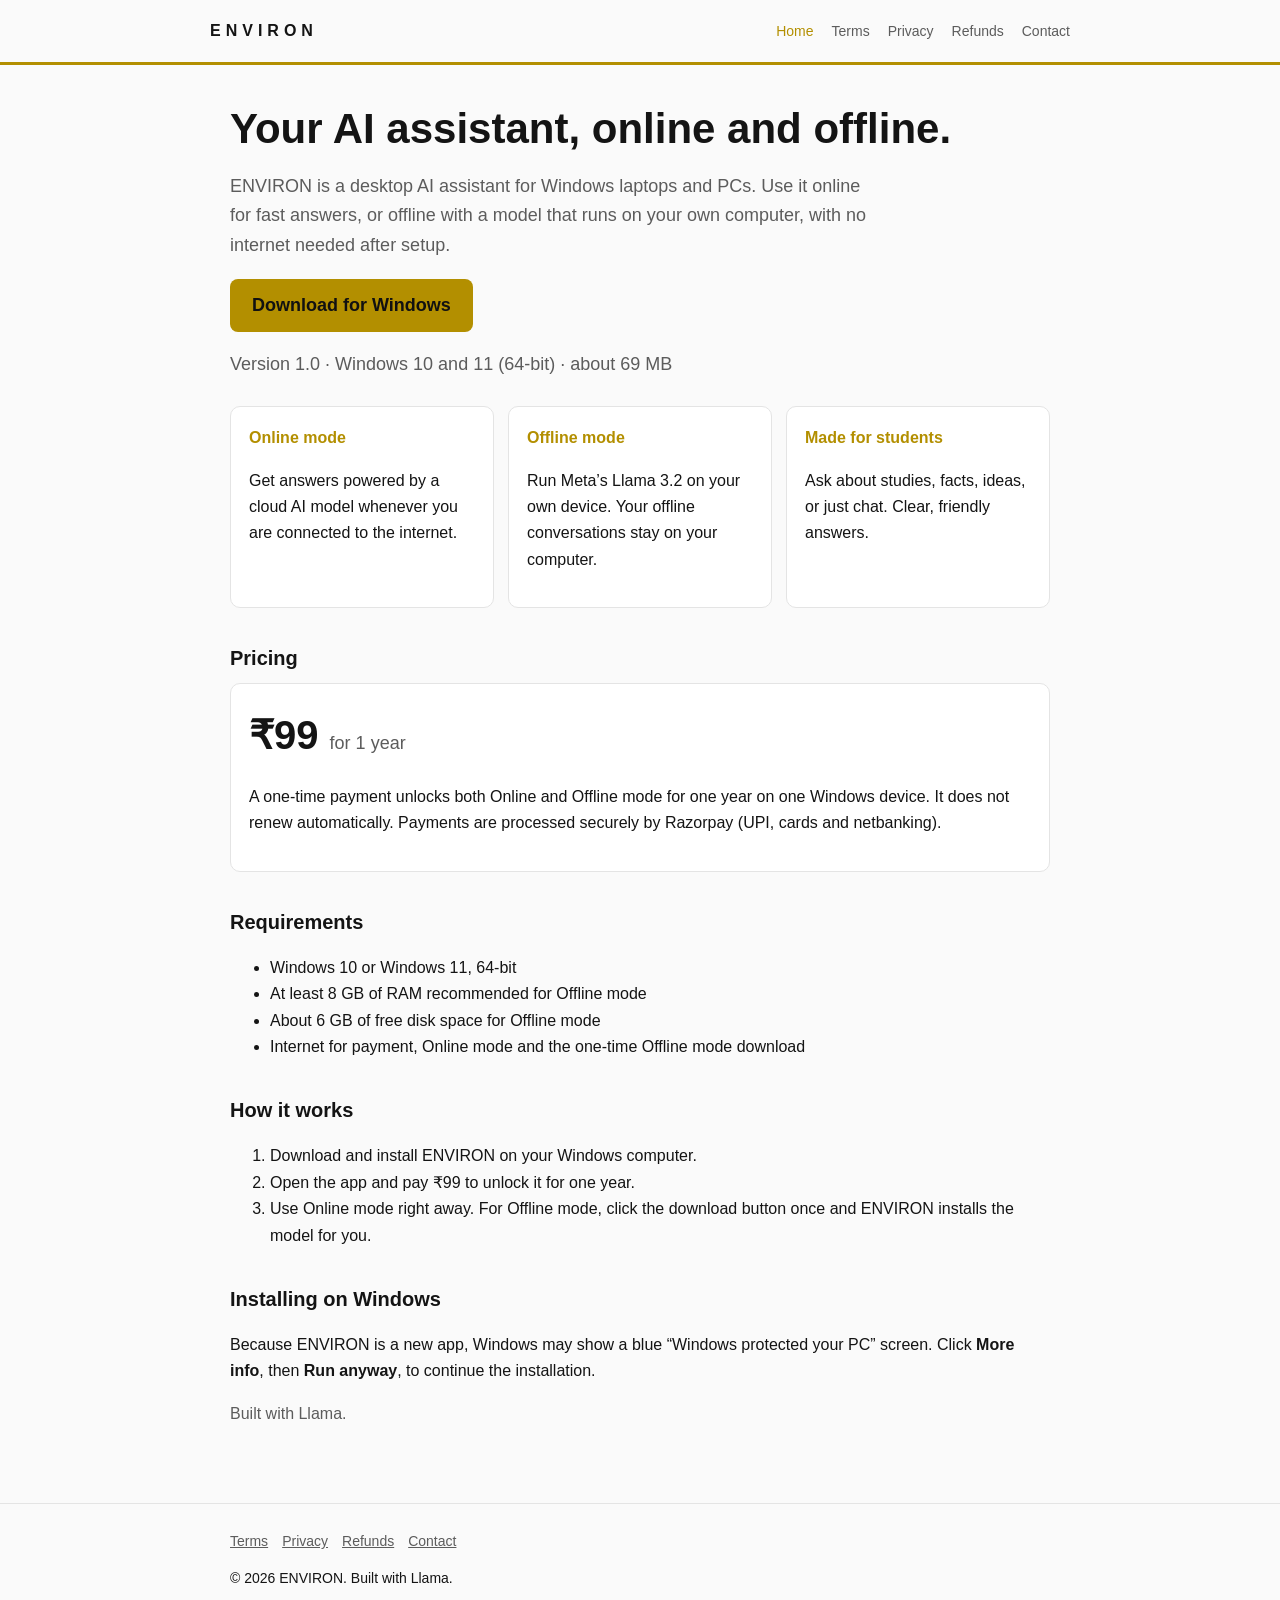
<file: index.html>
<!doctype html>
<html lang="en"><head><meta charset="utf-8">
<meta name="viewport" content="width=device-width,initial-scale=1">
<title>ENVIRON – Hybrid AI assistant for Windows</title>
<meta name="description" content="ENVIRON is a hybrid AI assistant for Windows with Online and Offline modes. ₹99 for 1 year.">
<link rel="stylesheet" href="style.css"></head>
<body><header><div class="wrap bar"><a class="brand" href="index.html">ENVIRON</a><nav><a href="index.html" class=on>Home</a><a href="terms.html">Terms</a><a href="privacy.html">Privacy</a><a href="refund.html">Refunds</a><a href="contact.html">Contact</a></nav></div></header>
<main><div class="wrap">
<section class="hero">
<h1>Your AI assistant, online and offline.</h1>
<p>ENVIRON is a desktop AI assistant for Windows laptops and PCs. Use it online for fast answers, or offline with a model that runs on your own computer, with no internet needed after setup.</p>
<p><a class="btn" href="https://github.com/Deepak-2007-indian/environ-website/releases/latest/download/ENVIRON_Setup.exe">Download for Windows</a></p>
<p class="muted">Version 1.0 · Windows 10 and 11 (64-bit) · about 69 MB</p>
</section>
<div class="grid">
<div class="card"><h3>Online mode</h3><p>Get answers powered by a cloud AI model whenever you are connected to the internet.</p></div>
<div class="card"><h3>Offline mode</h3><p>Run Meta’s Llama 3.2 on your own device. Your offline conversations stay on your computer.</p></div>
<div class="card"><h3>Made for students</h3><p>Ask about studies, facts, ideas, or just chat. Clear, friendly answers.</p></div>
</div>
<h2>Pricing</h2>
<div class="card"><div class="price">₹99 <span class="muted" style="font-size:18px;font-weight:400">for 1 year</span></div>
<p>A one-time payment unlocks both Online and Offline mode for one year on one Windows device. It does not renew automatically. Payments are processed securely by Razorpay (UPI, cards and netbanking).</p></div>
<h2>Requirements</h2>
<ul>
<li>Windows 10 or Windows 11, 64-bit</li>
<li>At least 8 GB of RAM recommended for Offline mode</li>
<li>About 6 GB of free disk space for Offline mode</li>
<li>Internet for payment, Online mode and the one-time Offline mode download</li>
</ul>
<h2>How it works</h2>
<ol>
<li>Download and install ENVIRON on your Windows computer.</li>
<li>Open the app and pay ₹99 to unlock it for one year.</li>
<li>Use Online mode right away. For Offline mode, click the download button once and ENVIRON installs the model for you.</li>
</ol>
<h2>Installing on Windows</h2>
<p>Because ENVIRON is a new app, Windows may show a blue “Windows protected your PC” screen. Click <strong>More info</strong>, then <strong>Run anyway</strong>, to continue the installation.</p>
<p class="muted">Built with Llama.</p>
</div></main>
<footer><div class="wrap"><a href="terms.html">Terms</a><a href="privacy.html">Privacy</a><a href="refund.html">Refunds</a><a href="contact.html">Contact</a><p>© 2026 ENVIRON. Built with Llama.</p></div></footer></body></html>
</file>
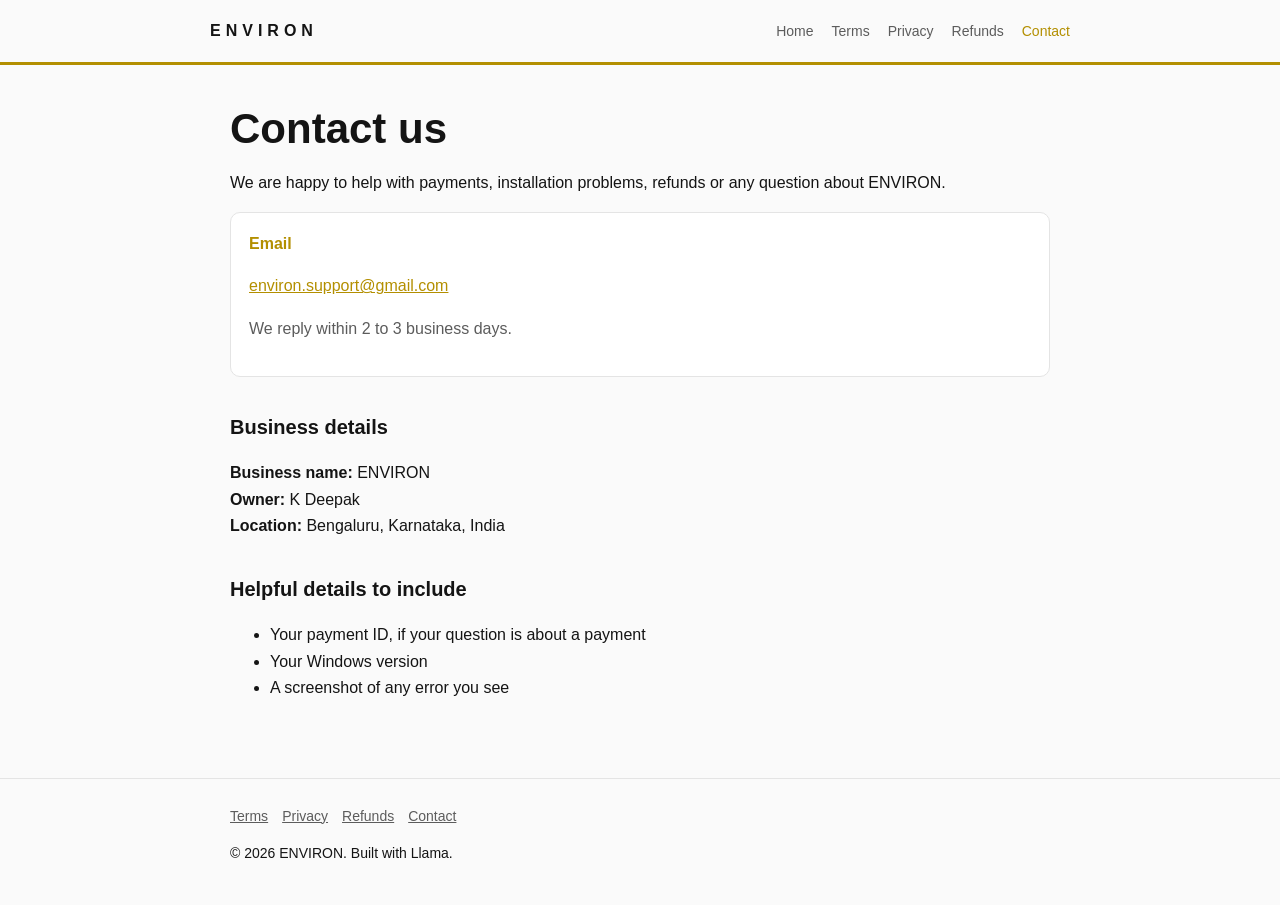
<file: contact.html>
<!doctype html>
<html lang="en"><head><meta charset="utf-8">
<meta name="viewport" content="width=device-width,initial-scale=1">
<title>Contact – ENVIRON</title>
<meta name="description" content="ENVIRON is a hybrid AI assistant for Windows with Online and Offline modes. ₹99 for 1 year.">
<link rel="stylesheet" href="style.css"></head>
<body><header><div class="wrap bar"><a class="brand" href="index.html">ENVIRON</a><nav><a href="index.html">Home</a><a href="terms.html">Terms</a><a href="privacy.html">Privacy</a><a href="refund.html">Refunds</a><a href="contact.html" class=on>Contact</a></nav></div></header>
<main><div class="wrap">
<h1>Contact us</h1>
<p>We are happy to help with payments, installation problems, refunds or any question about ENVIRON.</p>
<div class="card"><h3>Email</h3><p><a href="mailto:environ.support@gmail.com">environ.support@gmail.com</a></p>
<p class="muted">We reply within 2 to 3 business days.</p></div>
<h2>Business details</h2>
<p><strong>Business name:</strong> ENVIRON<br><strong>Owner:</strong> K Deepak<br><strong>Location:</strong> Bengaluru, Karnataka, India</p>
<h2>Helpful details to include</h2>
<ul><li>Your payment ID, if your question is about a payment</li><li>Your Windows version</li><li>A screenshot of any error you see</li></ul>
</div></main>
<footer><div class="wrap"><a href="terms.html">Terms</a><a href="privacy.html">Privacy</a><a href="refund.html">Refunds</a><a href="contact.html">Contact</a><p>© 2026 ENVIRON. Built with Llama.</p></div></footer></body></html>
</file>
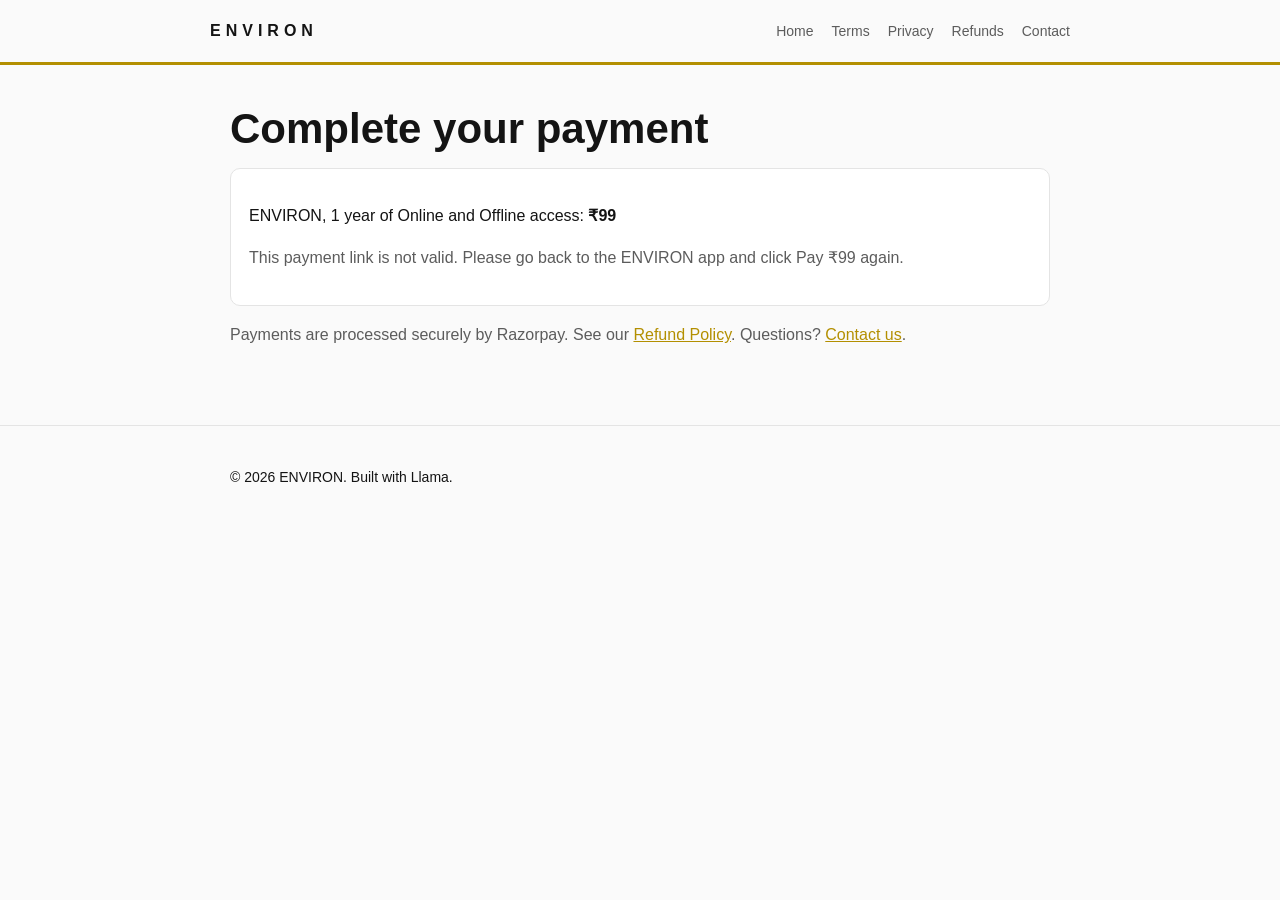
<file: pay.html>
<!doctype html>
<html lang="en"><head><meta charset="utf-8">
<meta name="viewport" content="width=device-width,initial-scale=1">
<title>Pay for ENVIRON</title>
<meta name="robots" content="noindex">
<link rel="stylesheet" href="style.css">
<script src="https://checkout.razorpay.com/v1/checkout.js"></script></head>
<body>
<header><div class="wrap bar"><a class="brand" href="index.html">ENVIRON</a>
<nav><a href="index.html">Home</a><a href="terms.html">Terms</a><a href="privacy.html">Privacy</a><a href="refund.html">Refunds</a><a href="contact.html">Contact</a></nav></div></header>
<main><div class="wrap">
<h1>Complete your payment</h1>
<div class="card">
<p>ENVIRON, 1 year of Online and Offline access: <strong>₹99</strong></p>
<p id="msg" class="muted">Opening the secure Razorpay payment window…</p>
<p><button id="pay" class="btn" type="button">Pay ₹99</button></p>
</div>
<p class="muted">Payments are processed securely by Razorpay. See our <a href="refund.html">Refund Policy</a>. Questions? <a href="contact.html">Contact us</a>.</p>
</div></main>
<footer><div class="wrap"><p>© 2026 ENVIRON. Built with Llama.</p></div></footer>
<script>
(function () {
  var q = new URLSearchParams(location.search);
  var order = q.get("order") || "";
  var key = q.get("key") || "";
  var msg = document.getElementById("msg");
  var btn = document.getElementById("pay");
  if (!/^order_[A-Za-z0-9]+$/.test(order) || !/^rzp_(live|test)_[A-Za-z0-9]+$/.test(key)) {
    msg.textContent = "This payment link is not valid. Please go back to the ENVIRON app and click Pay ₹99 again.";
    btn.style.display = "none";
    return;
  }
  function openCheckout() {
    var rzp = new Razorpay({
      key: key,
      order_id: order,
      name: "ENVIRON",
      description: "1 year access",
      theme: { color: "#FFD700" },
      handler: function () {
        msg.textContent = "Payment successful! Go back to the ENVIRON app and click “I have paid - Unlock”.";
        btn.style.display = "none";
      },
      modal: { ondismiss: function () { msg.textContent = "Payment window closed. Click Pay ₹99 to try again."; } }
    });
    rzp.on("payment.failed", function () {
      msg.textContent = "The payment did not go through. If money was deducted, your bank usually returns it within a few days. You can try again.";
    });
    rzp.open();
  }
  btn.onclick = openCheckout;
  openCheckout();
})();
</script></body></html>
</file>
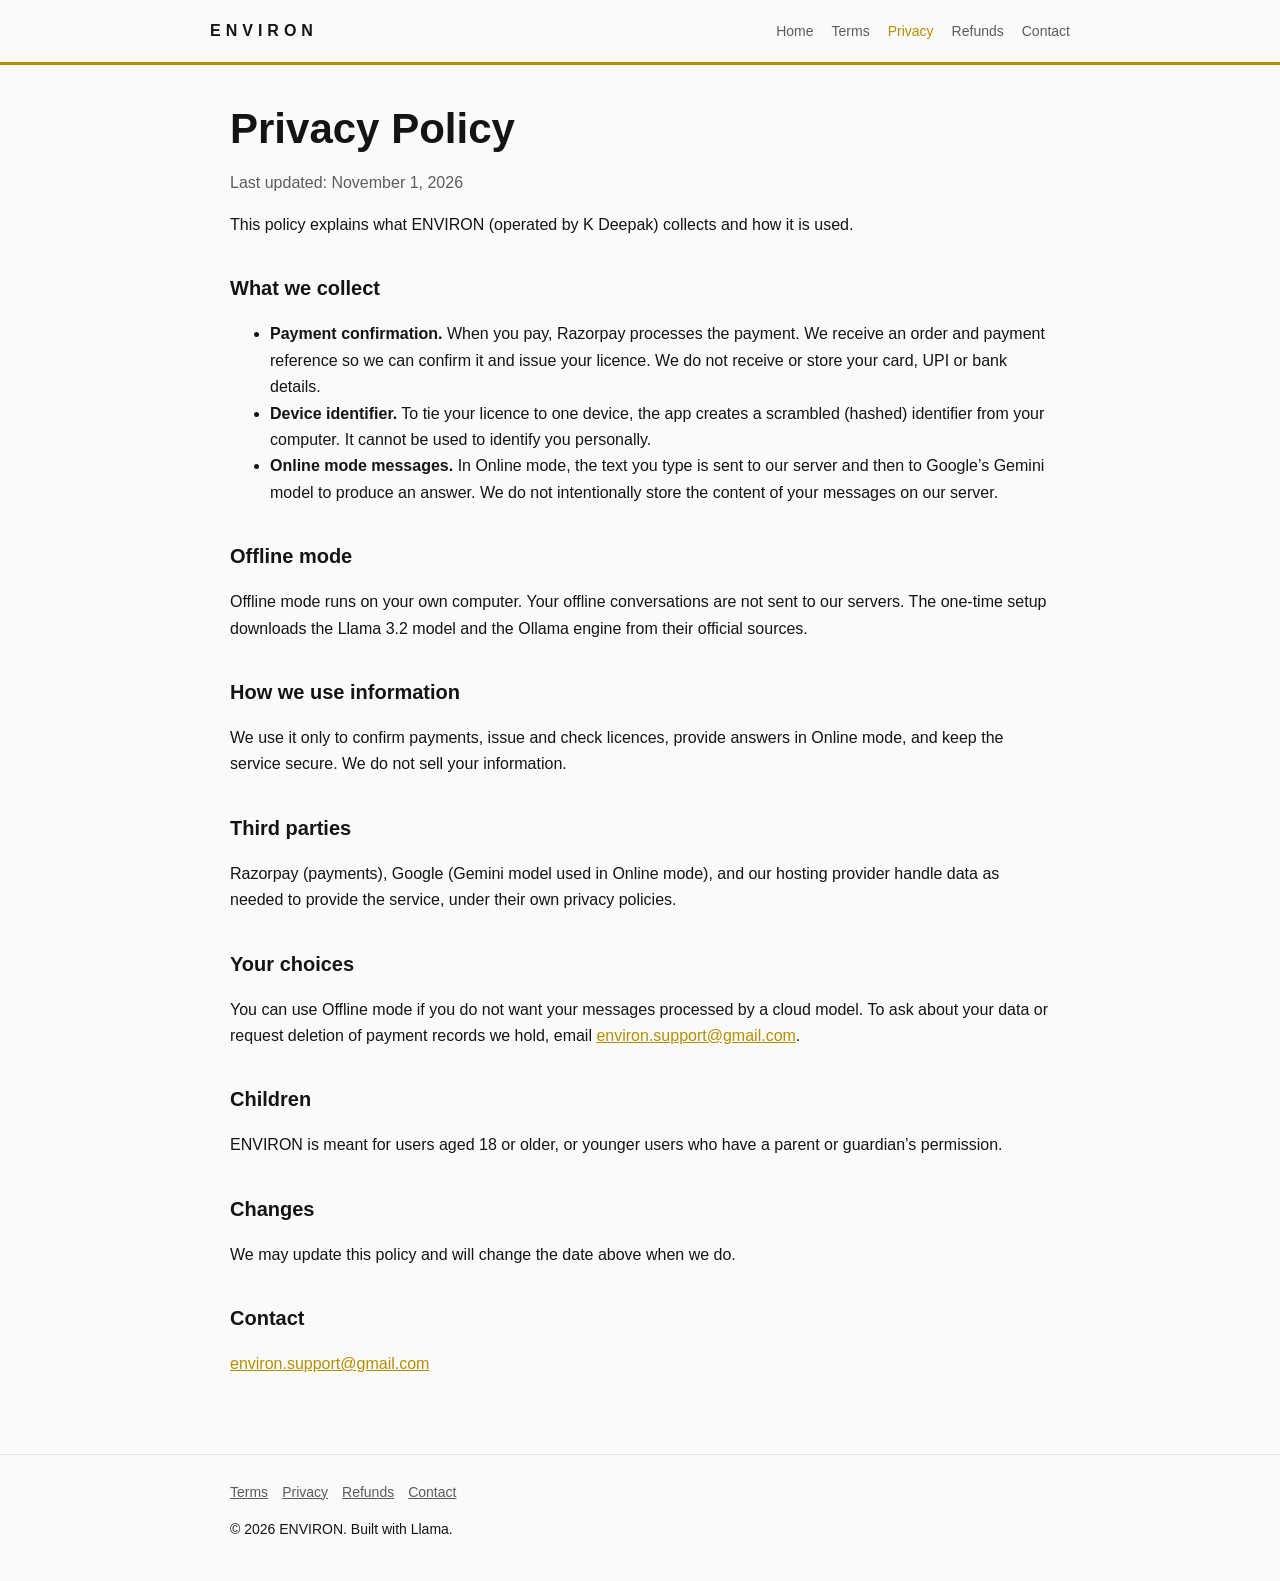
<file: privacy.html>
<!doctype html>
<html lang="en"><head><meta charset="utf-8">
<meta name="viewport" content="width=device-width,initial-scale=1">
<title>Privacy Policy – ENVIRON</title>
<meta name="description" content="ENVIRON is a hybrid AI assistant for Windows with Online and Offline modes. ₹99 for 1 year.">
<link rel="stylesheet" href="style.css"></head>
<body><header><div class="wrap bar"><a class="brand" href="index.html">ENVIRON</a><nav><a href="index.html">Home</a><a href="terms.html">Terms</a><a href="privacy.html" class=on>Privacy</a><a href="refund.html">Refunds</a><a href="contact.html">Contact</a></nav></div></header>
<main><div class="wrap">
<h1>Privacy Policy</h1>
<p class="muted">Last updated: November 1, 2026</p>
<p>This policy explains what ENVIRON (operated by K Deepak) collects and how it is used.</p>
<h2>What we collect</h2>
<ul>
<li><strong>Payment confirmation.</strong> When you pay, Razorpay processes the payment. We receive an order and payment reference so we can confirm it and issue your licence. We do not receive or store your card, UPI or bank details.</li>
<li><strong>Device identifier.</strong> To tie your licence to one device, the app creates a scrambled (hashed) identifier from your computer. It cannot be used to identify you personally.</li>
<li><strong>Online mode messages.</strong> In Online mode, the text you type is sent to our server and then to Google’s Gemini model to produce an answer. We do not intentionally store the content of your messages on our server.</li>
</ul>
<h2>Offline mode</h2>
<p>Offline mode runs on your own computer. Your offline conversations are not sent to our servers. The one-time setup downloads the Llama 3.2 model and the Ollama engine from their official sources.</p>
<h2>How we use information</h2>
<p>We use it only to confirm payments, issue and check licences, provide answers in Online mode, and keep the service secure. We do not sell your information.</p>
<h2>Third parties</h2>
<p>Razorpay (payments), Google (Gemini model used in Online mode), and our hosting provider handle data as needed to provide the service, under their own privacy policies.</p>
<h2>Your choices</h2>
<p>You can use Offline mode if you do not want your messages processed by a cloud model. To ask about your data or request deletion of payment records we hold, email <a href="mailto:environ.support@gmail.com">environ.support@gmail.com</a>.</p>
<h2>Children</h2>
<p>ENVIRON is meant for users aged 18 or older, or younger users who have a parent or guardian’s permission.</p>
<h2>Changes</h2>
<p>We may update this policy and will change the date above when we do.</p>
<h2>Contact</h2>
<p><a href="mailto:environ.support@gmail.com">environ.support@gmail.com</a></p>
</div></main>
<footer><div class="wrap"><a href="terms.html">Terms</a><a href="privacy.html">Privacy</a><a href="refund.html">Refunds</a><a href="contact.html">Contact</a><p>© 2026 ENVIRON. Built with Llama.</p></div></footer></body></html>
</file>
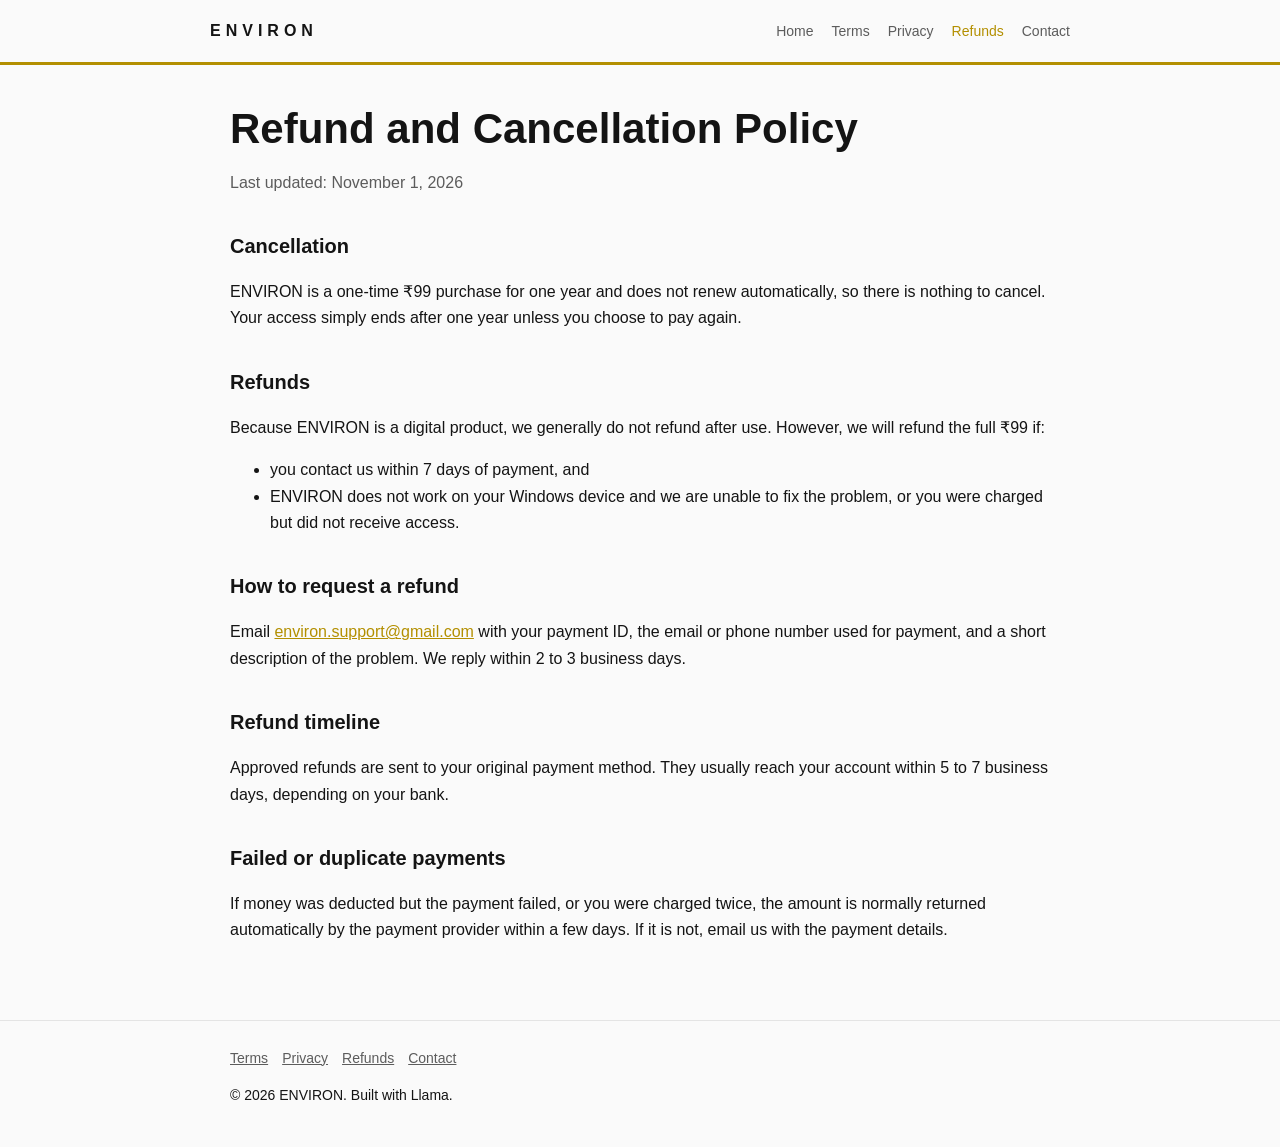
<file: refund.html>
<!doctype html>
<html lang="en"><head><meta charset="utf-8">
<meta name="viewport" content="width=device-width,initial-scale=1">
<title>Refund and Cancellation Policy – ENVIRON</title>
<meta name="description" content="ENVIRON is a hybrid AI assistant for Windows with Online and Offline modes. ₹99 for 1 year.">
<link rel="stylesheet" href="style.css"></head>
<body><header><div class="wrap bar"><a class="brand" href="index.html">ENVIRON</a><nav><a href="index.html">Home</a><a href="terms.html">Terms</a><a href="privacy.html">Privacy</a><a href="refund.html" class=on>Refunds</a><a href="contact.html">Contact</a></nav></div></header>
<main><div class="wrap">
<h1>Refund and Cancellation Policy</h1>
<p class="muted">Last updated: November 1, 2026</p>
<h2>Cancellation</h2>
<p>ENVIRON is a one-time ₹99 purchase for one year and does not renew automatically, so there is nothing to cancel. Your access simply ends after one year unless you choose to pay again.</p>
<h2>Refunds</h2>
<p>Because ENVIRON is a digital product, we generally do not refund after use. However, we will refund the full ₹99 if:</p>
<ul>
<li>you contact us within 7 days of payment, and</li>
<li>ENVIRON does not work on your Windows device and we are unable to fix the problem, or you were charged but did not receive access.</li>
</ul>
<h2>How to request a refund</h2>
<p>Email <a href="mailto:environ.support@gmail.com">environ.support@gmail.com</a> with your payment ID, the email or phone number used for payment, and a short description of the problem. We reply within 2 to 3 business days.</p>
<h2>Refund timeline</h2>
<p>Approved refunds are sent to your original payment method. They usually reach your account within 5 to 7 business days, depending on your bank.</p>
<h2>Failed or duplicate payments</h2>
<p>If money was deducted but the payment failed, or you were charged twice, the amount is normally returned automatically by the payment provider within a few days. If it is not, email us with the payment details.</p>
</div></main>
<footer><div class="wrap"><a href="terms.html">Terms</a><a href="privacy.html">Privacy</a><a href="refund.html">Refunds</a><a href="contact.html">Contact</a><p>© 2026 ENVIRON. Built with Llama.</p></div></footer></body></html>
</file>
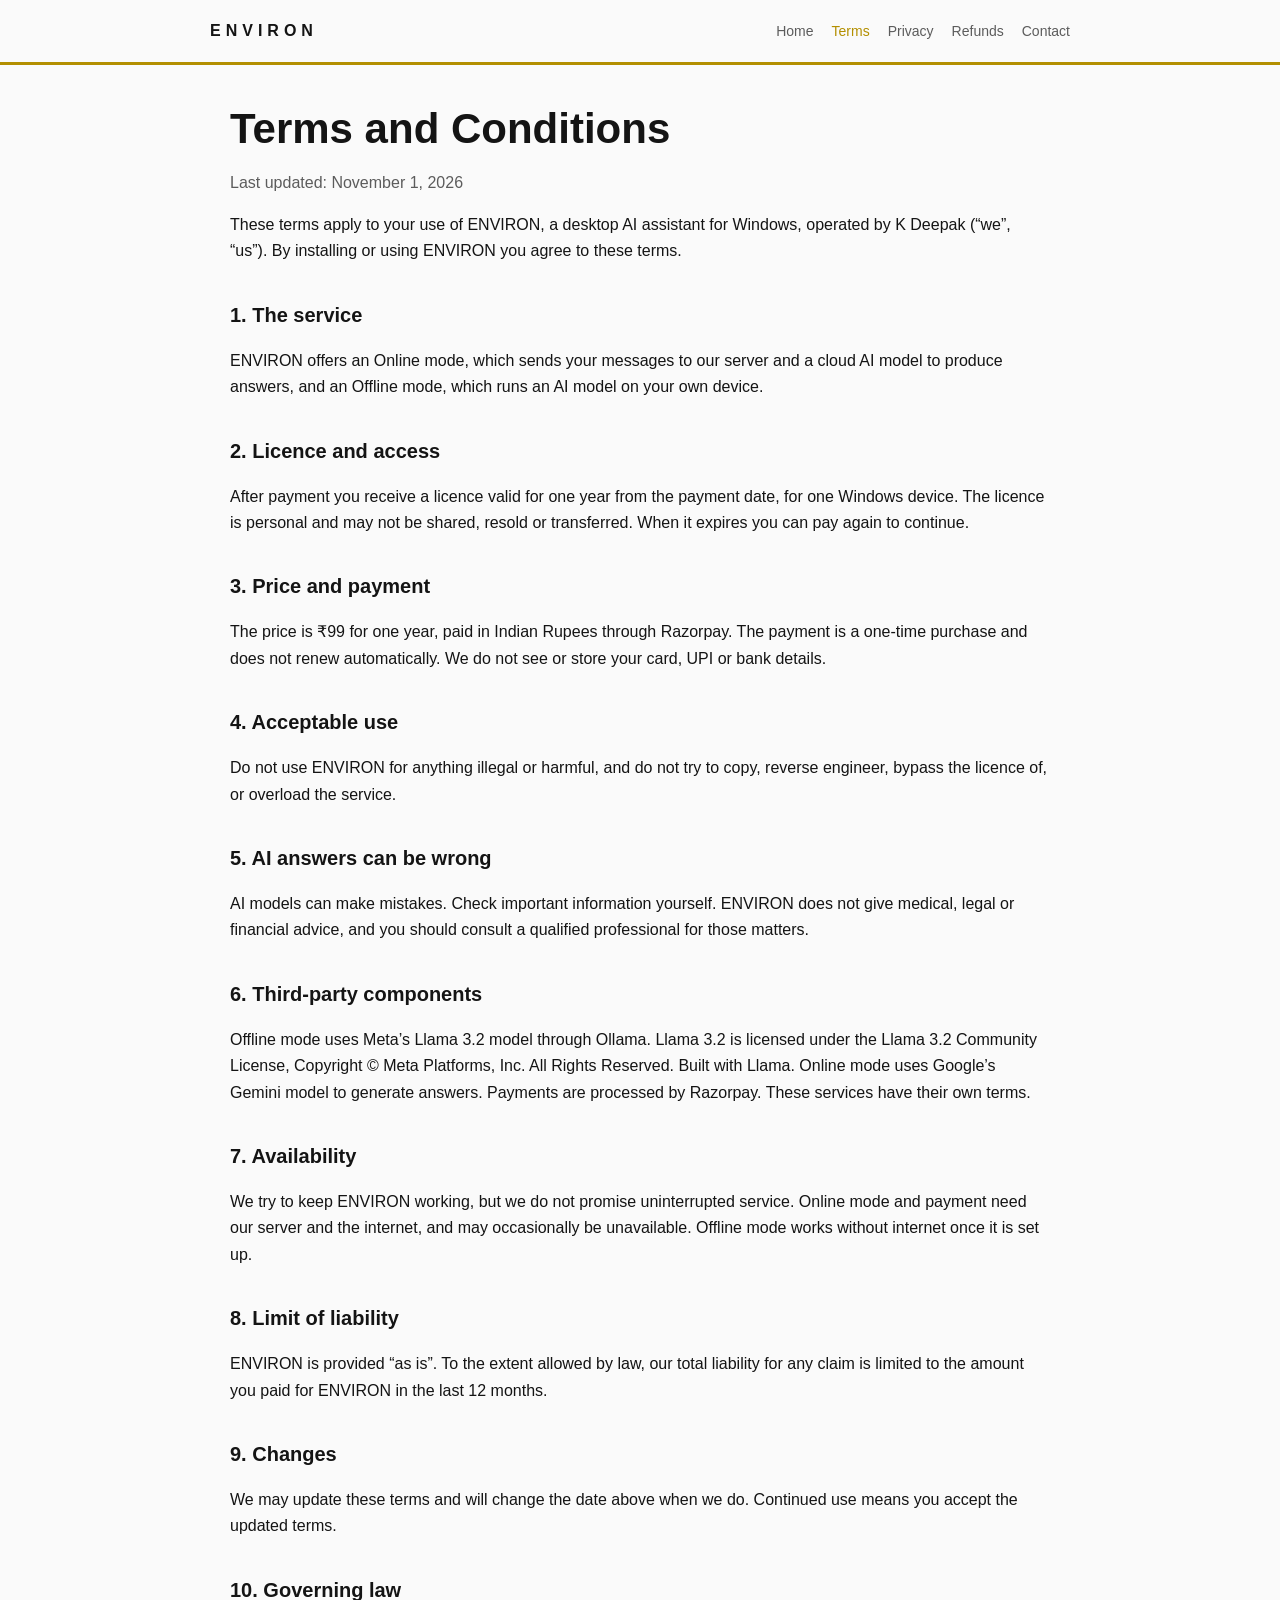
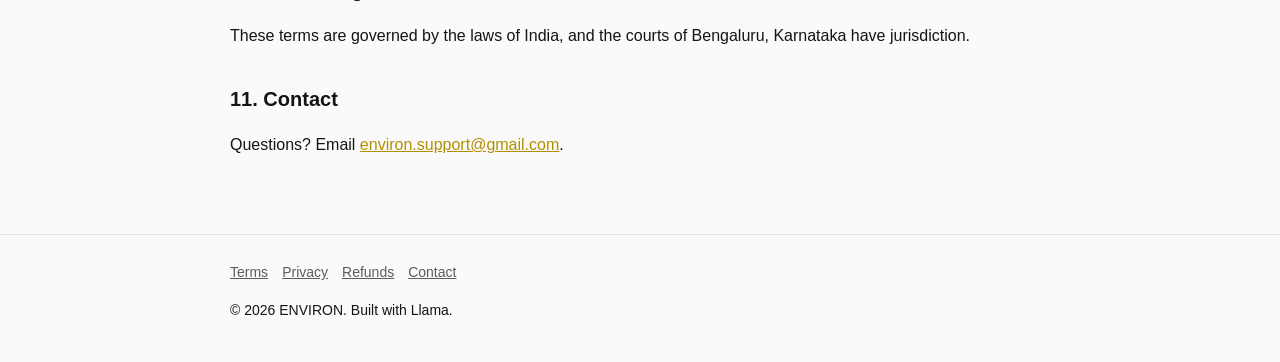
<file: terms.html>
<!doctype html>
<html lang="en"><head><meta charset="utf-8">
<meta name="viewport" content="width=device-width,initial-scale=1">
<title>Terms and Conditions – ENVIRON</title>
<meta name="description" content="ENVIRON is a hybrid AI assistant for Windows with Online and Offline modes. ₹99 for 1 year.">
<link rel="stylesheet" href="style.css"></head>
<body><header><div class="wrap bar"><a class="brand" href="index.html">ENVIRON</a><nav><a href="index.html">Home</a><a href="terms.html" class=on>Terms</a><a href="privacy.html">Privacy</a><a href="refund.html">Refunds</a><a href="contact.html">Contact</a></nav></div></header>
<main><div class="wrap">
<h1>Terms and Conditions</h1>
<p class="muted">Last updated: November 1, 2026</p>
<p>These terms apply to your use of ENVIRON, a desktop AI assistant for Windows, operated by K Deepak (“we”, “us”). By installing or using ENVIRON you agree to these terms.</p>
<h2>1. The service</h2>
<p>ENVIRON offers an Online mode, which sends your messages to our server and a cloud AI model to produce answers, and an Offline mode, which runs an AI model on your own device.</p>
<h2>2. Licence and access</h2>
<p>After payment you receive a licence valid for one year from the payment date, for one Windows device. The licence is personal and may not be shared, resold or transferred. When it expires you can pay again to continue.</p>
<h2>3. Price and payment</h2>
<p>The price is ₹99 for one year, paid in Indian Rupees through Razorpay. The payment is a one-time purchase and does not renew automatically. We do not see or store your card, UPI or bank details.</p>
<h2>4. Acceptable use</h2>
<p>Do not use ENVIRON for anything illegal or harmful, and do not try to copy, reverse engineer, bypass the licence of, or overload the service.</p>
<h2>5. AI answers can be wrong</h2>
<p>AI models can make mistakes. Check important information yourself. ENVIRON does not give medical, legal or financial advice, and you should consult a qualified professional for those matters.</p>
<h2>6. Third-party components</h2>
<p>Offline mode uses Meta’s Llama 3.2 model through Ollama. Llama 3.2 is licensed under the Llama 3.2 Community License, Copyright © Meta Platforms, Inc. All Rights Reserved. Built with Llama. Online mode uses Google’s Gemini model to generate answers. Payments are processed by Razorpay. These services have their own terms.</p>
<h2>7. Availability</h2>
<p>We try to keep ENVIRON working, but we do not promise uninterrupted service. Online mode and payment need our server and the internet, and may occasionally be unavailable. Offline mode works without internet once it is set up.</p>
<h2>8. Limit of liability</h2>
<p>ENVIRON is provided “as is”. To the extent allowed by law, our total liability for any claim is limited to the amount you paid for ENVIRON in the last 12 months.</p>
<h2>9. Changes</h2>
<p>We may update these terms and will change the date above when we do. Continued use means you accept the updated terms.</p>
<h2>10. Governing law</h2>
<p>These terms are governed by the laws of India, and the courts of Bengaluru, Karnataka have jurisdiction.</p>
<h2>11. Contact</h2>
<p>Questions? Email <a href="mailto:environ.support@gmail.com">environ.support@gmail.com</a>.</p>
</div></main>
<footer><div class="wrap"><a href="terms.html">Terms</a><a href="privacy.html">Privacy</a><a href="refund.html">Refunds</a><a href="contact.html">Contact</a><p>© 2026 ENVIRON. Built with Llama.</p></div></footer></body></html>
</file>
<file: style.css>
:root{--bg:#050505;--card:#0d0d0d;--line:#1c1c1c;--text:#f2f2f2;--muted:#9a9a9a;--gold:#ffd700}
@media (prefers-color-scheme:light){:root{--bg:#fafafa;--card:#ffffff;--line:#e4e4e4;--text:#141414;--muted:#5c5c5c;--gold:#b38f00}}
*{box-sizing:border-box}html{scroll-behavior:smooth}
body{margin:0;background:var(--bg);color:var(--text);font-family:Inter,-apple-system,BlinkMacSystemFont,"Segoe UI",Roboto,sans-serif;line-height:1.65}
a{color:var(--gold)}
header{border-bottom:3px solid var(--gold);background:var(--bg)}
.wrap{max-width:860px;margin:0 auto;padding:0 20px}
.bar{display:flex;flex-wrap:wrap;align-items:center;justify-content:space-between;gap:12px;padding:18px 0}
.brand{font-weight:800;letter-spacing:5px;text-transform:uppercase;color:var(--text);text-decoration:none}
nav a{margin-left:18px;color:var(--muted);text-decoration:none;font-size:14px}
nav a:hover,nav a.on{color:var(--gold)}
main{padding:40px 0 60px}
h1{font-size:clamp(28px,5vw,42px);line-height:1.15;margin:0 0 14px}
h2{margin:34px 0 8px;font-size:20px}
p,li{color:var(--text)}
.muted{color:var(--muted)}
.hero p{font-size:18px;color:var(--muted);max-width:640px}
.grid{display:grid;grid-template-columns:repeat(auto-fit,minmax(230px,1fr));gap:14px;margin:26px 0}
.card{background:var(--card);border:1px solid var(--line);border-radius:10px;padding:18px}
.card h3{margin:0 0 6px;font-size:16px;color:var(--gold)}
.price{font-size:40px;font-weight:800}
.btn{display:inline-block;background:var(--gold);color:#111;font-weight:700;padding:12px 22px;border-radius:8px;text-decoration:none;border:0}
.btn.off{background:transparent;color:var(--muted);border:1px solid var(--line);cursor:not-allowed}
footer{border-top:1px solid var(--line);padding:26px 0;color:var(--muted);font-size:14px}
footer a{color:var(--muted);margin-right:14px}
</file>
